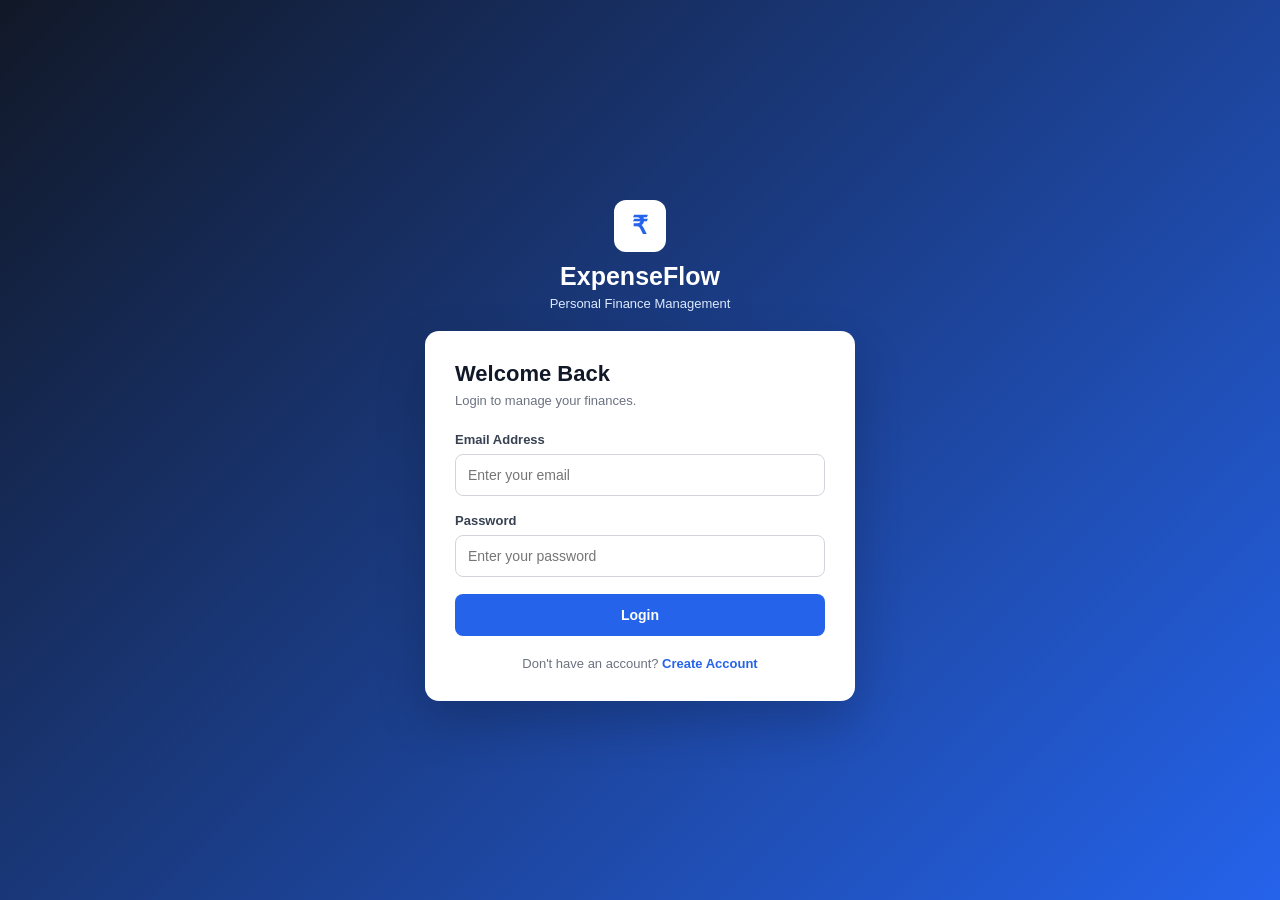
<file: FRONTEND/login.html>
<!DOCTYPE html>
<html lang="en">

<head>

    <meta charset="UTF-8">

    <meta
        name="viewport"
        content="width=device-width, initial-scale=1.0"
    >

    <title>Login - ExpenseFlow</title>

    <style>

        * {
            box-sizing: border-box;
            margin: 0;
            padding: 0;
        }

        body {
            font-family: Arial, Helvetica, sans-serif;
            min-height: 100vh;
            display: flex;
            align-items: center;
            justify-content: center;
            background: linear-gradient(
                135deg,
                #111827,
                #2563eb
            );
            padding: 20px;
        }

        .auth-container {
            width: 100%;
            max-width: 430px;
        }

        .brand {
            text-align: center;
            color: white;
            margin-bottom: 20px;
        }

        .brand-icon {
            width: 52px;
            height: 52px;
            margin: auto;
            border-radius: 12px;
            background: white;
            color: #2563eb;
            display: flex;
            align-items: center;
            justify-content: center;
            font-size: 25px;
            font-weight: bold;
            margin-bottom: 10px;
        }

        .brand h1 {
            font-size: 25px;
            margin-bottom: 5px;
        }

        .brand p {
            color: #dbeafe;
            font-size: 13px;
        }

        .auth-card {
            background: white;
            border-radius: 14px;
            padding: 30px;
            box-shadow:
                0 20px 50px
                rgba(0, 0, 0, 0.20);
        }

        .auth-card h2 {
            font-size: 22px;
            margin-bottom: 6px;
            color: #111827;
        }

        .subtitle {
            color: #6b7280;
            font-size: 13px;
            margin-bottom: 24px;
        }

        .form-group {
            margin-bottom: 17px;
        }

        label {
            display: block;
            font-size: 13px;
            font-weight: 600;
            margin-bottom: 7px;
            color: #374151;
        }

        input {
            width: 100%;
            padding: 12px;
            border: 1px solid #d1d5db;
            border-radius: 8px;
            outline: none;
            font-size: 14px;
        }

        input:focus {
            border-color: #2563eb;
            box-shadow:
                0 0 0 3px
                rgba(37, 99, 235, 0.10);
        }

        button {
            width: 100%;
            border: none;
            padding: 13px;
            border-radius: 8px;
            background: #2563eb;
            color: white;
            font-size: 14px;
            font-weight: 600;
            cursor: pointer;
        }

        button:hover {
            background: #1d4ed8;
        }

        #message {
            margin-top: 14px;
            text-align: center;
            font-size: 13px;
        }

        .switch {
            text-align: center;
            margin-top: 20px;
            font-size: 13px;
            color: #6b7280;
        }

        .switch a {
            color: #2563eb;
            text-decoration: none;
            font-weight: 600;
        }

    </style>

</head>


<body>

<div class="auth-container">


    <div class="brand">

        <div class="brand-icon">
            ₹
        </div>

        <h1>ExpenseFlow</h1>

        <p>
            Personal Finance Management
        </p>

    </div>


    <div class="auth-card">

        <h2>
            Welcome Back
        </h2>

        <p class="subtitle">
            Login to manage your finances.
        </p>


        <form id="loginForm">


            <div class="form-group">

                <label>
                    Email Address
                </label>

                <input
                    type="email"
                    id="email"
                    placeholder="Enter your email"
                    required
                >

            </div>


            <div class="form-group">

                <label>
                    Password
                </label>

                <input
                    type="password"
                    id="password"
                    placeholder="Enter your password"
                    required
                >

            </div>


            <button type="submit">
                Login
            </button>


            <p id="message"></p>

        </form>


        <div class="switch">

            Don't have an account?

            <a href="/register">
                Create Account
            </a>

        </div>

    </div>

</div>


<script>

document
    .getElementById("loginForm")
    .addEventListener(
        "submit",
        async function(event) {

            event.preventDefault();

            const message =
                document.getElementById("message");


            const email =
                document
                    .getElementById("email")
                    .value
                    .trim();

            const password =
                document
                    .getElementById("password")
                    .value;


            try {

                const response =
                    await fetch(
                        "/api/login",
                        {
                            method: "POST",

                            headers: {
                                "Content-Type":
                                    "application/json"
                            },

                            body: JSON.stringify({
                                email,
                                password
                            })
                        }
                    );


                const data =
                    await response.json();


                if (!response.ok) {

                    message.textContent =
                        data.error ||
                        "Login failed.";

                    message.style.color =
                        "#dc2626";

                    return;
                }


                message.textContent =
                    "Login successful!";

                message.style.color =
                    "#15803d";


                setTimeout(
                    function() {
                        window.location.href =
                            "/";
                    },
                    500
                );

            }
            catch (error) {

                message.textContent =
                    "Server error. Please try again.";

                message.style.color =
                    "#dc2626";

            }

        }
    );

</script>

</body>

</html>
</file>
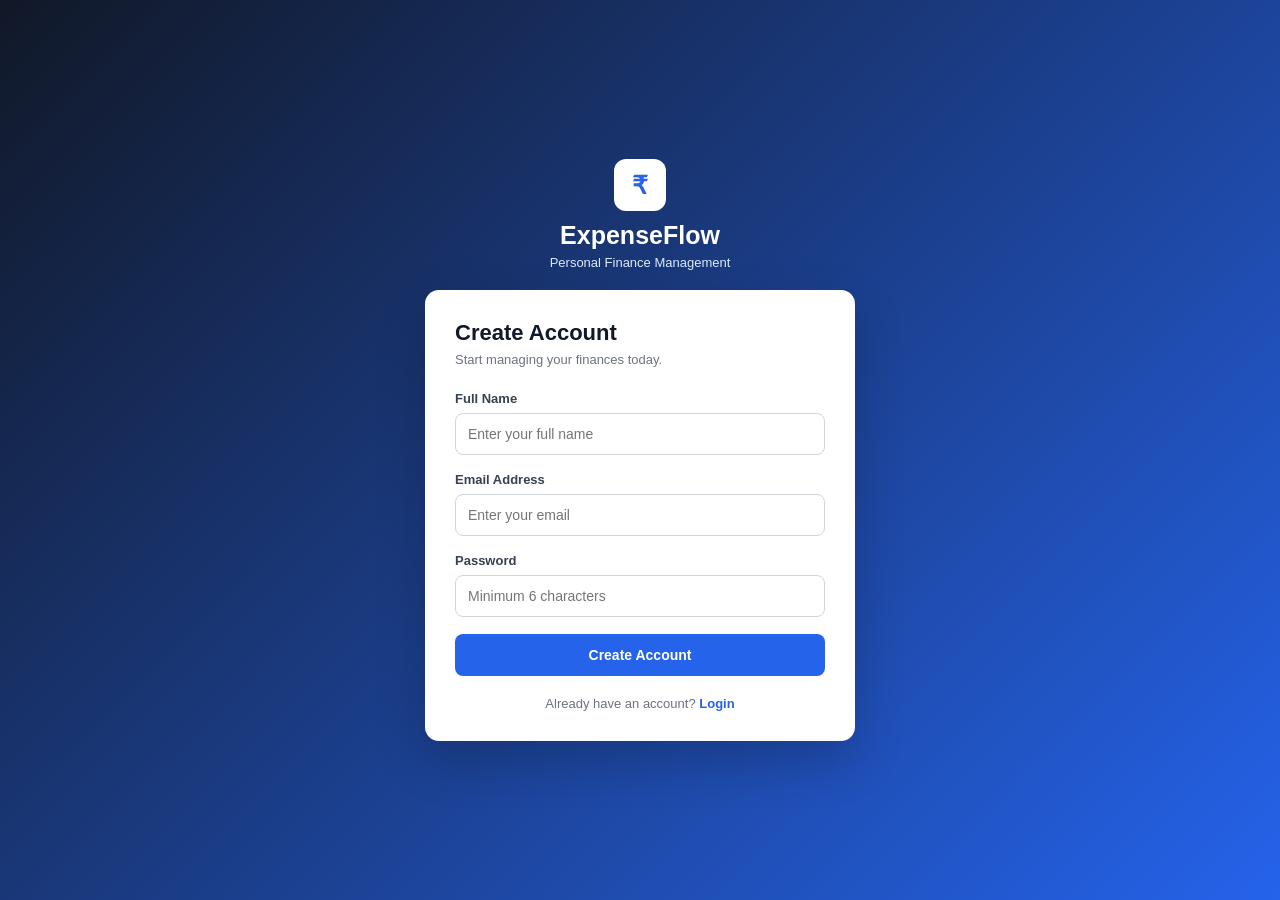
<file: FRONTEND/register.html>
<!DOCTYPE html>
<html lang="en">

<head>

    <meta charset="UTF-8">

    <meta
        name="viewport"
        content="width=device-width, initial-scale=1.0"
    >

    <title>Register - ExpenseFlow</title>

    <style>

        * {
            box-sizing: border-box;
            margin: 0;
            padding: 0;
        }

        body {
            font-family: Arial, Helvetica, sans-serif;
            min-height: 100vh;
            display: flex;
            align-items: center;
            justify-content: center;
            background: linear-gradient(
                135deg,
                #111827,
                #2563eb
            );
            padding: 20px;
        }

        .auth-container {
            width: 100%;
            max-width: 430px;
        }

        .brand {
            text-align: center;
            color: white;
            margin-bottom: 20px;
        }

        .brand-icon {
            width: 52px;
            height: 52px;
            margin: auto;
            border-radius: 12px;
            background: white;
            color: #2563eb;
            display: flex;
            align-items: center;
            justify-content: center;
            font-size: 25px;
            font-weight: bold;
            margin-bottom: 10px;
        }

        .brand h1 {
            font-size: 25px;
            margin-bottom: 5px;
        }

        .brand p {
            color: #dbeafe;
            font-size: 13px;
        }

        .auth-card {
            background: white;
            border-radius: 14px;
            padding: 30px;
            box-shadow:
                0 20px 50px
                rgba(0, 0, 0, 0.20);
        }

        .auth-card h2 {
            font-size: 22px;
            margin-bottom: 6px;
            color: #111827;
        }

        .subtitle {
            color: #6b7280;
            font-size: 13px;
            margin-bottom: 24px;
        }

        .form-group {
            margin-bottom: 17px;
        }

        label {
            display: block;
            font-size: 13px;
            font-weight: 600;
            margin-bottom: 7px;
            color: #374151;
        }

        input {
            width: 100%;
            padding: 12px;
            border: 1px solid #d1d5db;
            border-radius: 8px;
            outline: none;
            font-size: 14px;
        }

        input:focus {
            border-color: #2563eb;
            box-shadow:
                0 0 0 3px
                rgba(37, 99, 235, 0.10);
        }

        button {
            width: 100%;
            border: none;
            padding: 13px;
            border-radius: 8px;
            background: #2563eb;
            color: white;
            font-size: 14px;
            font-weight: 600;
            cursor: pointer;
        }

        button:hover {
            background: #1d4ed8;
        }

        #message {
            margin-top: 14px;
            text-align: center;
            font-size: 13px;
        }

        .switch {
            text-align: center;
            margin-top: 20px;
            font-size: 13px;
            color: #6b7280;
        }

        .switch a {
            color: #2563eb;
            text-decoration: none;
            font-weight: 600;
        }

    </style>

</head>


<body>

<div class="auth-container">


    <div class="brand">

        <div class="brand-icon">
            ₹
        </div>

        <h1>ExpenseFlow</h1>

        <p>
            Personal Finance Management
        </p>

    </div>


    <div class="auth-card">

        <h2>
            Create Account
        </h2>

        <p class="subtitle">
            Start managing your finances today.
        </p>


        <form id="registerForm">


            <div class="form-group">

                <label>
                    Full Name
                </label>

                <input
                    type="text"
                    id="full_name"
                    placeholder="Enter your full name"
                    required
                >

            </div>


            <div class="form-group">

                <label>
                    Email Address
                </label>

                <input
                    type="email"
                    id="email"
                    placeholder="Enter your email"
                    required
                >

            </div>


            <div class="form-group">

                <label>
                    Password
                </label>

                <input
                    type="password"
                    id="password"
                    placeholder="Minimum 6 characters"
                    minlength="6"
                    required
                >

            </div>


            <button type="submit">
                Create Account
            </button>


            <p id="message"></p>

        </form>


        <div class="switch">

            Already have an account?

            <a href="/login">
                Login
            </a>

        </div>

    </div>

</div>


<script>

document
    .getElementById("registerForm")
    .addEventListener(
        "submit",
        async function(event) {

            event.preventDefault();

            const message =
                document.getElementById("message");

            const full_name =
                document
                    .getElementById("full_name")
                    .value
                    .trim();

            const email =
                document
                    .getElementById("email")
                    .value
                    .trim();

            const password =
                document
                    .getElementById("password")
                    .value;


            try {

                const response =
                    await fetch(
                        "/api/register",
                        {
                            method: "POST",

                            headers: {
                                "Content-Type":
                                    "application/json"
                            },

                            body: JSON.stringify({
                                full_name,
                                email,
                                password
                            })
                        }
                    );


                const data =
                    await response.json();


                if (!response.ok) {

                    message.textContent =
                        data.error ||
                        "Registration failed.";

                    message.style.color =
                        "#dc2626";

                    return;
                }


                message.textContent =
                    "Account created successfully! Redirecting...";

                message.style.color =
                    "#15803d";


                setTimeout(
                    function() {
                        window.location.href =
                            "/login";
                    },
                    1000
                );

            }
            catch (error) {

                message.textContent =
                    "Server error. Please try again.";

                message.style.color =
                    "#dc2626";

            }

        }
    );

</script>

</body>

</html>
</file>
